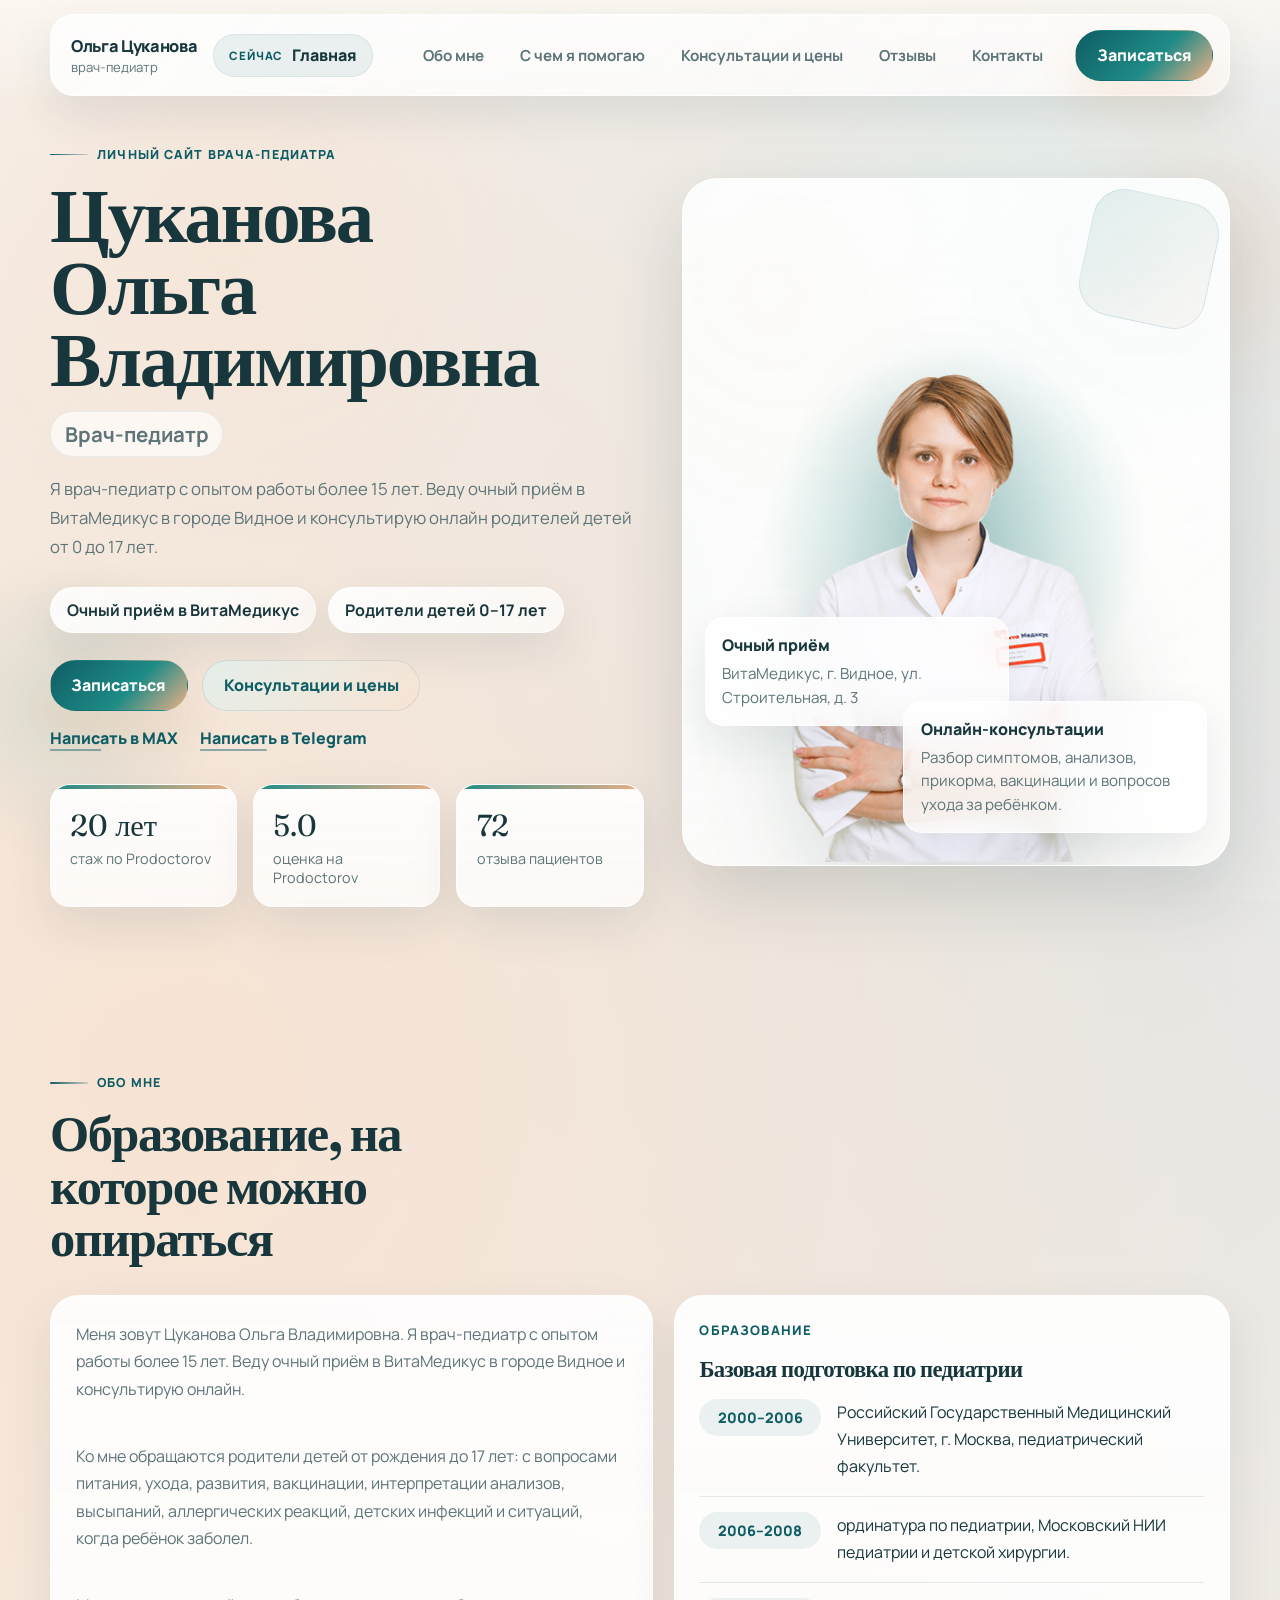
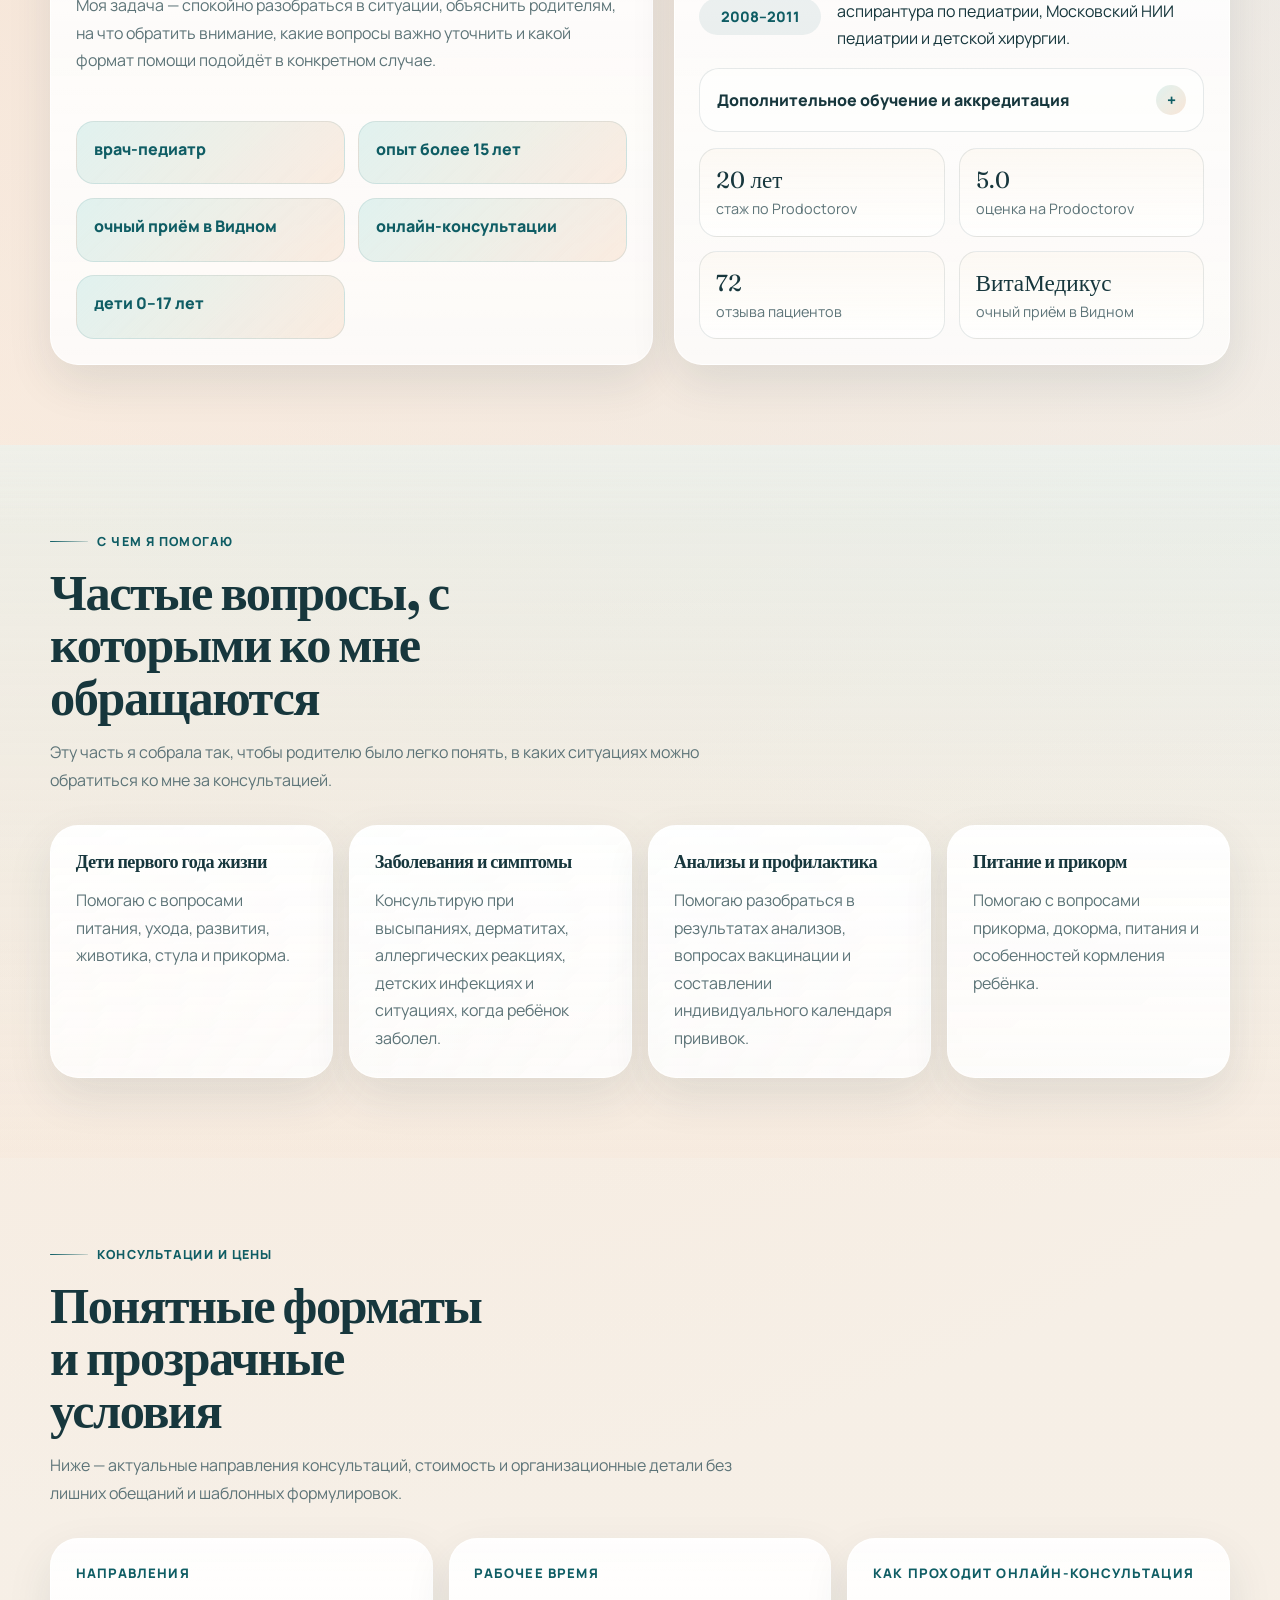
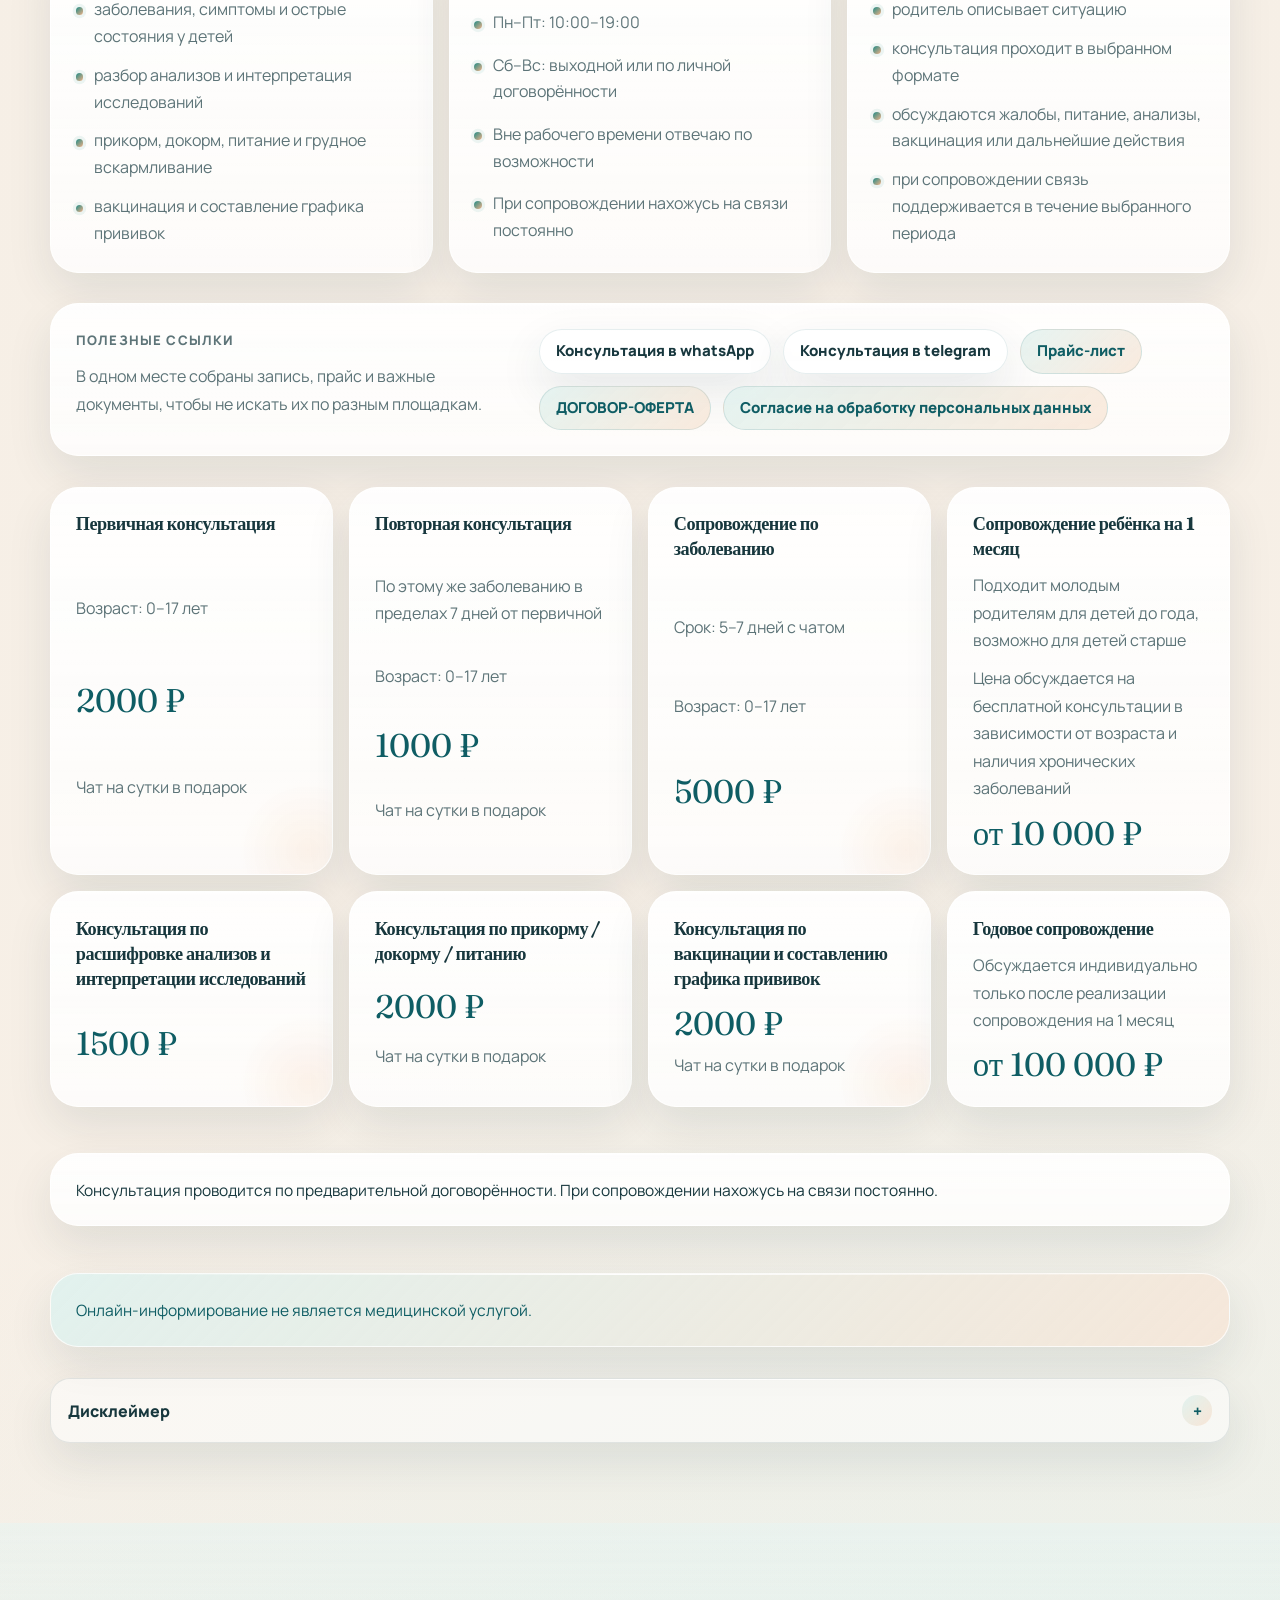
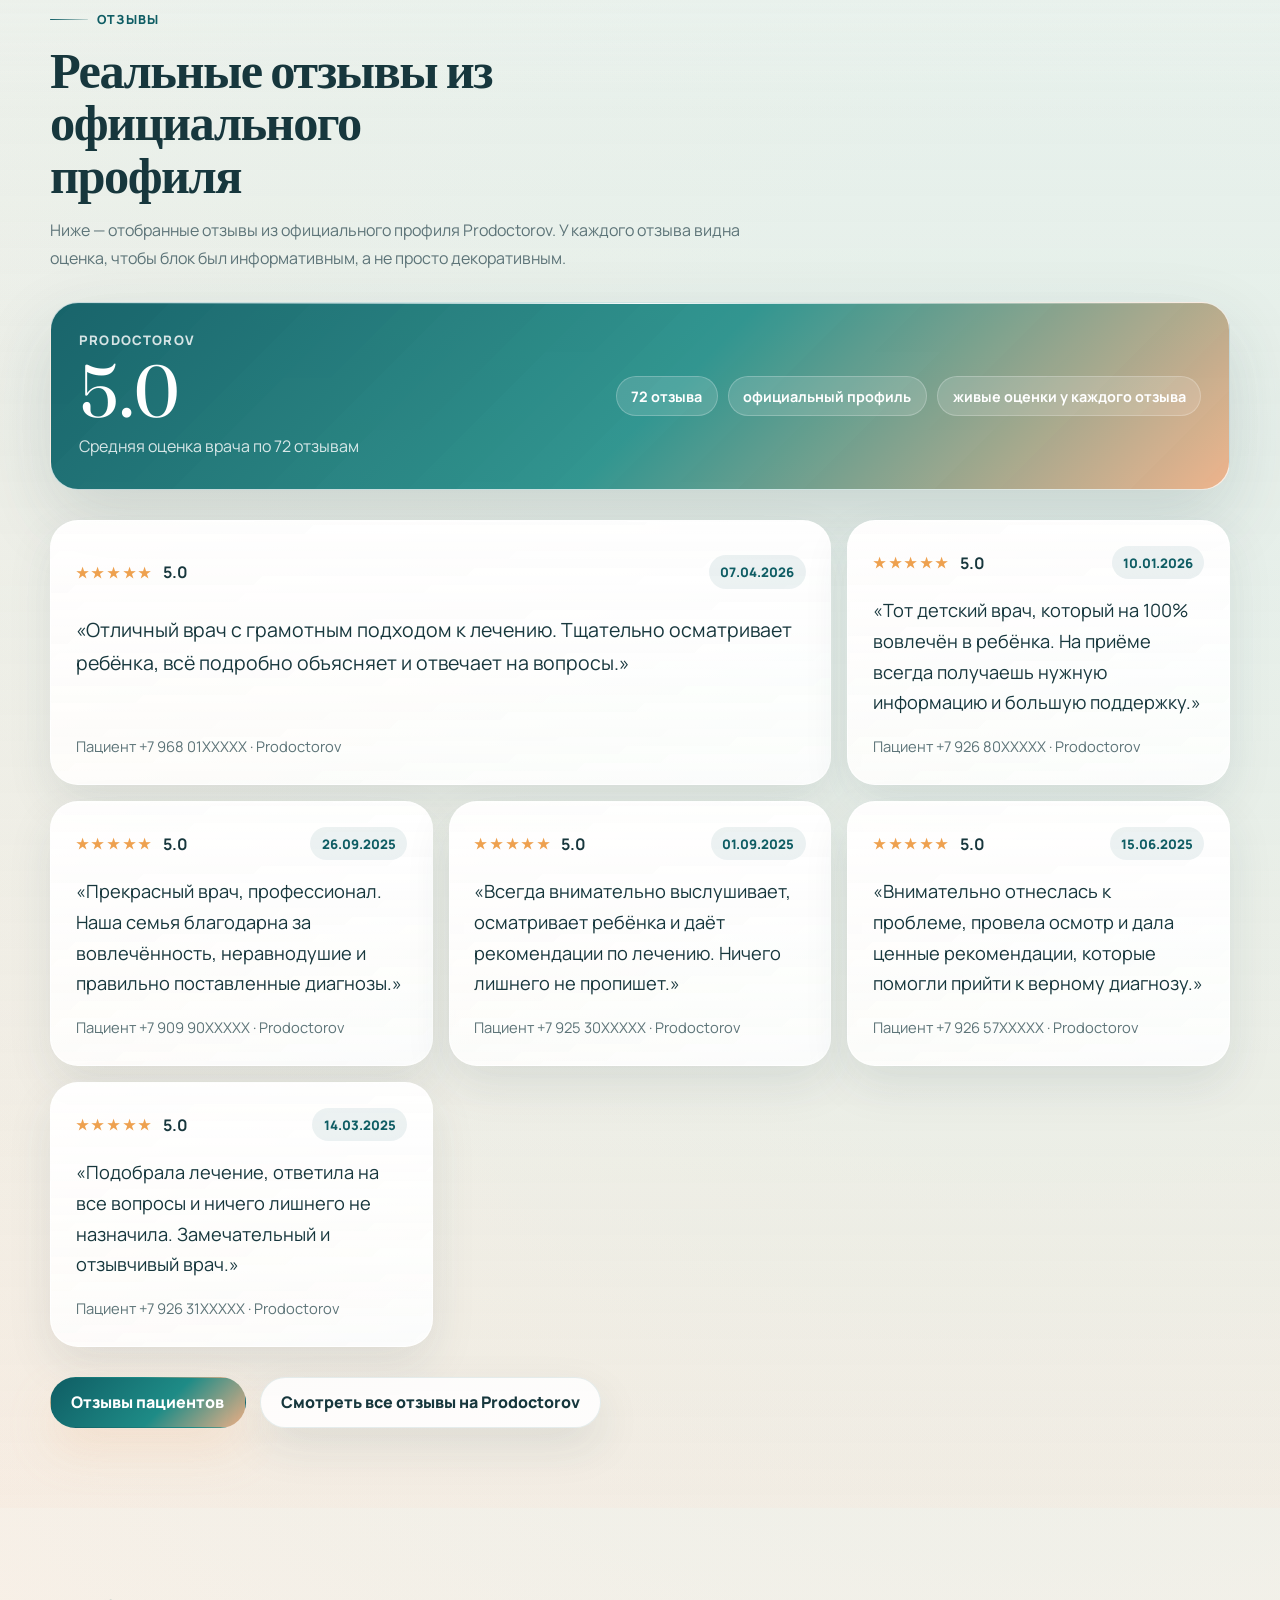
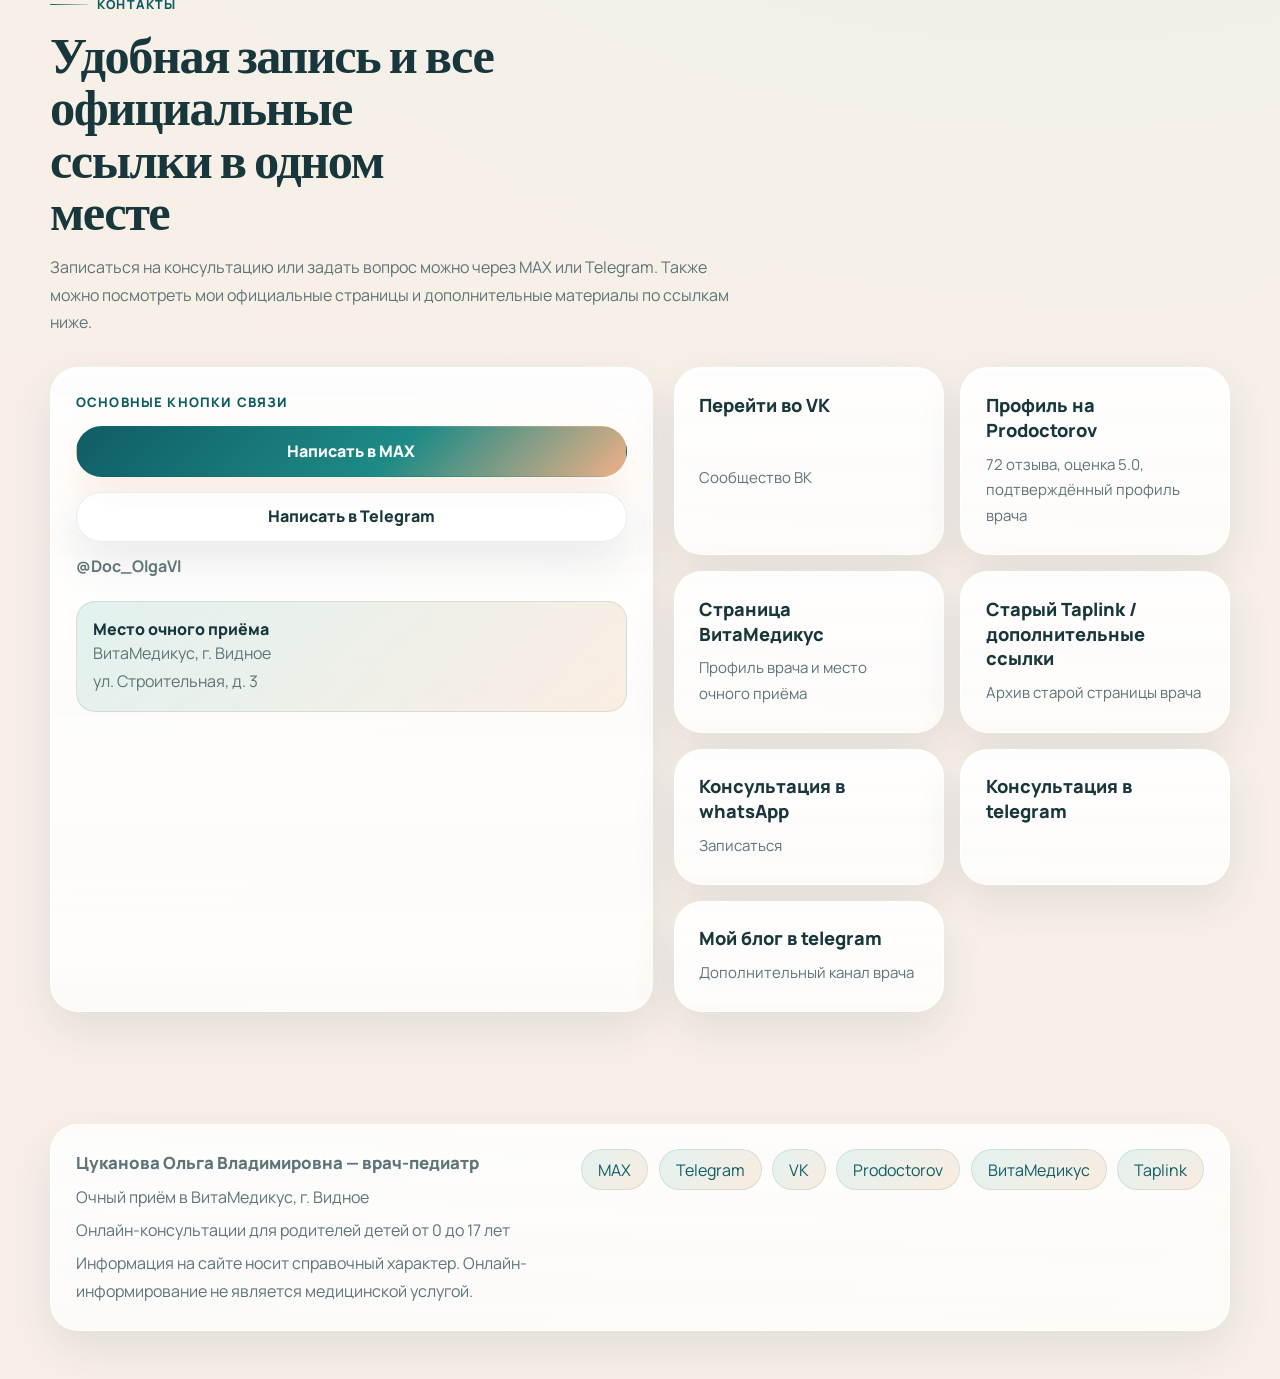
<file: index.html>
<!DOCTYPE html>
<html lang="ru">
  <head>
    <meta charset="UTF-8" />
    <meta
      name="viewport"
      content="width=device-width, initial-scale=1.0"
    />
    <title>Цуканова Ольга Владимировна — врач-педиатр в Видном</title>
    <meta
      name="description"
      content="Врач-педиатр с опытом более 15 лет. Очный приём в ВитаМедикус, г. Видное, онлайн-консультации для родителей детей от 0 до 17 лет."
    />
    <meta
      property="og:title"
      content="Цуканова Ольга Владимировна — врач-педиатр"
    />
    <meta
      property="og:description"
      content="Педиатр с опытом более 15 лет. Очный приём в Видном и онлайн-консультации для родителей."
    />
    <meta property="og:type" content="website" />
    <meta property="og:image" content="assets/doctor-vita.png" />
    <meta name="theme-color" content="#f7f1e8" />
    <link rel="icon" href="assets/doctor-prodoctorov.jpg" />
    <link rel="preconnect" href="https://fonts.googleapis.com" />
    <link rel="preconnect" href="https://fonts.gstatic.com" crossorigin />
    <link
      href="https://fonts.googleapis.com/css2?family=Fraunces:opsz,wght@9..144,600;9..144,700&family=Manrope:wght@400;500;600;700;800&display=swap"
      rel="stylesheet"
    />
    <link rel="stylesheet" href="styles.css?v=3" />
    <script src="script.js" defer></script>
  </head>
  <body>
    <div class="site-shell">
      <header class="site-header">
        <div class="container header-row">
          <a class="brand" href="#top" aria-label="На главную">
            <span class="brand-copy">
              <span class="brand-name">Ольга Цуканова</span>
              <span class="brand-role">врач-педиатр</span>
            </span>
          </a>

          <div class="header-current" aria-live="polite">
            <span class="header-current__label">Сейчас</span>
            <span class="header-current__value">Главная</span>
          </div>

          <nav class="site-nav" id="site-nav" aria-label="Основная навигация">
            <ul class="nav-list">
              <li><a href="#about">Обо мне</a></li>
              <li><a href="#help">С чем я помогаю</a></li>
              <li><a href="#consultations">Консультации и цены</a></li>
              <li><a href="#reviews">Отзывы</a></li>
              <li><a href="#contacts">Контакты</a></li>
            </ul>
          </nav>

          <div class="header-actions">
            <button
              class="menu-toggle"
              type="button"
              aria-expanded="false"
              aria-controls="site-nav"
              aria-label="Открыть меню"
            >
              <span></span>
              <span></span>
              <span></span>
            </button>

            <a class="button button-primary header-cta" href="#contacts"
              >Записаться</a
            >
          </div>
        </div>
      </header>

      <main id="top">
        <section class="hero section" id="hero" data-section-title="Главная">
          <div class="container hero-grid">
            <div class="hero-copy" data-reveal>
              <p class="eyebrow">Личный сайт врача-педиатра</p>
              <h1>Цуканова Ольга Владимировна</h1>
              <p class="hero-role">Врач-педиатр</p>
              <p class="hero-lead">
                Я врач-педиатр с опытом работы более 15 лет. Веду очный приём в
                ВитаМедикус в городе Видное и консультирую онлайн родителей
                детей от 0 до 17 лет.
              </p>

              <div class="hero-badges">
                <span>Очный приём в ВитаМедикус</span>
                <span>Родители детей 0–17 лет</span>
              </div>

              <div class="hero-actions">
                <a class="button button-primary" href="#contacts"
                  >Записаться</a
                >
                <a class="button button-ghost" href="#consultations"
                  >Консультации и цены</a
                >
              </div>

              <div class="hero-links">
                <a
                  href="https://web.max.ru/52532946"
                  target="_blank"
                  rel="noopener noreferrer"
                  >Написать в MAX</a
                >
                <a
                  href="https://t.me/Doc_OlgaVl"
                  target="_blank"
                  rel="noopener noreferrer"
                  >Написать в Telegram</a
                >
              </div>

              <div class="hero-highlights">
                <article class="highlight-card" data-reveal>
                  <span class="highlight-value">20 лет</span>
                  <span class="highlight-label">стаж по Prodoctorov</span>
                </article>
                <article class="highlight-card" data-reveal>
                  <span class="highlight-value">5.0</span>
                  <span class="highlight-label">оценка на Prodoctorov</span>
                </article>
                <article class="highlight-card" data-reveal>
                  <span class="highlight-value">72</span>
                  <span class="highlight-label">отзыва пациентов</span>
                </article>
              </div>
            </div>

            <div class="hero-visual" data-reveal>
              <div class="portrait-card">
                <div class="portrait-backdrop"></div>
                <img
                  src="assets/doctor-vita.png"
                  alt="Цуканова Ольга Владимировна"
                  class="portrait-image"
                />
                <div class="portrait-note">
                  <p class="portrait-note__title">Очный приём</p>
                  <p class="portrait-note__text">
                    ВитаМедикус, г. Видное, ул. Строительная, д. 3
                  </p>
                </div>
                <div class="portrait-note portrait-note--secondary">
                  <p class="portrait-note__title">Онлайн-консультации</p>
                  <p class="portrait-note__text">
                    Разбор симптомов, анализов, прикорма, вакцинации и вопросов
                    ухода за ребёнком.
                  </p>
                </div>
              </div>
            </div>
          </div>
        </section>

        <section class="section" id="about" data-section-title="Обо мне">
          <div class="container section-layout">
            <div class="section-intro" data-reveal>
              <p class="eyebrow">Обо мне</p>
              <h2>Образование, на которое можно опираться</h2>
            </div>

            <div class="about-grid">
              <div class="about-copy card" data-reveal>
                <p>
                  Меня зовут Цуканова Ольга Владимировна. Я врач-педиатр с
                  опытом работы более 15 лет. Веду очный приём в ВитаМедикус в
                  городе Видное и консультирую онлайн.
                </p>
                <p>
                  Ко мне обращаются родители детей от рождения до 17 лет: с
                  вопросами питания, ухода, развития, вакцинации,
                  интерпретации анализов, высыпаний, аллергических реакций,
                  детских инфекций и ситуаций, когда ребёнок заболел.
                </p>
                <p>
                  Моя задача — спокойно разобраться в ситуации, объяснить
                  родителям, на что обратить внимание, какие вопросы важно
                  уточнить и какой формат помощи подойдёт в конкретном случае.
                </p>

                <div class="trust-grid">
                  <div class="trust-item">врач-педиатр</div>
                  <div class="trust-item">опыт более 15 лет</div>
                  <div class="trust-item">очный приём в Видном</div>
                  <div class="trust-item">онлайн-консультации</div>
                  <div class="trust-item">дети 0–17 лет</div>
                </div>
              </div>

              <aside class="about-education card" data-reveal>
                <p class="card-kicker">Образование</p>
                <h3>Базовая подготовка по педиатрии</h3>
                <ul class="education-core">
                  <li>
                    <span class="education-year">2000–2006</span>
                    <span class="education-copy"
                      >Российский Государственный Медицинский Университет, г.
                      Москва, педиатрический факультет.</span
                    >
                  </li>
                  <li>
                    <span class="education-year">2006–2008</span>
                    <span class="education-copy"
                      >ординатура по педиатрии, Московский НИИ педиатрии и
                      детской хирургии.</span
                    >
                  </li>
                  <li>
                    <span class="education-year">2008–2011</span>
                    <span class="education-copy"
                      >аспирантура по педиатрии, Московский НИИ педиатрии и
                      детской хирургии.</span
                    >
                  </li>
                </ul>

                <details class="accordion">
                  <summary>Дополнительное обучение и аккредитация</summary>
                  <div class="accordion-body">
                    <ul class="education-list">
                      <li>
                        <strong>2012</strong> — повышение квалификации
                        «Методы диагностики и терапии аллергических
                        заболеваний», Российская медицинская академия
                        последипломного образования, г. Москва.
                      </li>
                      <li>
                        <strong>2013</strong> — повышение квалификации
                        «Педиатрия», Российская академия последипломного
                        образования, г. Москва.
                      </li>
                      <li>
                        <strong>2014</strong> — курс «Консультирование по
                        грудному вскармливанию» в соответствии со стандартами
                        ВОЗ/ЮНИСЕФ, Международной молочной лиги (LLL),
                        г. Москва.
                      </li>
                      <li>
                        <strong>2018</strong> — дополнительная профессиональная
                        программа «Особенности эндокринологических заболеваний у
                        детей», ЧУ ДПО «Центр дополнительного медицинского
                        образования».
                      </li>
                      <li>
                        <strong>2020</strong> — дополнительная профессиональная
                        программа «Дифференциальная диагностика и лечение
                        экзантем», ЧУ ДПО «Академия непрерывного медицинского
                        образования».
                      </li>
                      <li>
                        <strong>2021</strong> — дополнительная профессиональная
                        программа «Неврология детей раннего возраста педиатру»,
                        ЧУ ДПО «Академия непрерывного медицинского образования».
                      </li>
                      <li>
                        <strong>2022</strong> — дополнительная профессиональная
                        программа «Паллиативная медицинская помощь детям»,
                        ЧУ ДПО «Академия непрерывного медицинского образования».
                      </li>
                      <li>
                        <strong>2024</strong> — дополнительная профессиональная
                        программа «Современные аспекты аллергологии и
                        иммунологии», школа аллергологии О. Жоголевой.
                      </li>
                      <li>
                        <strong>Аккредитация</strong> — специалист «Педиатрия»,
                        срок действия с 30.05.2023 по 30.05.2028.
                      </li>
                    </ul>
                  </div>
                </details>

                <div class="about-metrics">
                  <article class="about-metric">
                    <span class="about-metric__value">20 лет</span>
                    <span class="about-metric__label">стаж по Prodoctorov</span>
                  </article>
                  <article class="about-metric">
                    <span class="about-metric__value">5.0</span>
                    <span class="about-metric__label"
                      >оценка на Prodoctorov</span
                    >
                  </article>
                  <article class="about-metric">
                    <span class="about-metric__value">72</span>
                    <span class="about-metric__label">отзыва пациентов</span>
                  </article>
                  <article class="about-metric">
                    <span class="about-metric__value">ВитаМедикус</span>
                    <span class="about-metric__label">очный приём в Видном</span>
                  </article>
                </div>
              </aside>
            </div>
          </div>
        </section>

        <section
          class="section section-tint"
          id="help"
          data-section-title="С чем я помогаю"
        >
          <div class="container section-layout">
            <div class="section-intro" data-reveal>
              <p class="eyebrow">С чем я помогаю</p>
              <h2>Частые вопросы, с которыми ко мне обращаются</h2>
              <p class="section-text">
                Эту часть я собрала так, чтобы родителю было легко понять, в
                каких ситуациях можно обратиться ко мне за консультацией.
              </p>
            </div>

            <div class="help-grid">
              <article class="help-card card" data-reveal>
                <h3>Дети первого года жизни</h3>
                <p>
                  Помогаю с вопросами питания, ухода, развития, животика, стула
                  и прикорма.
                </p>
              </article>
              <article class="help-card card" data-reveal>
                <h3>Заболевания и симптомы</h3>
                <p>
                  Консультирую при высыпаниях, дерматитах, аллергических
                  реакциях, детских инфекциях и ситуациях, когда ребёнок
                  заболел.
                </p>
              </article>
              <article class="help-card card" data-reveal>
                <h3>Анализы и профилактика</h3>
                <p>
                  Помогаю разобраться в результатах анализов, вопросах
                  вакцинации и составлении индивидуального календаря прививок.
                </p>
              </article>
              <article class="help-card card" data-reveal>
                <h3>Питание и прикорм</h3>
                <p>
                  Помогаю с вопросами прикорма, докорма, питания и особенностей
                  кормления ребёнка.
                </p>
              </article>
            </div>
          </div>
        </section>

        <section
          class="section"
          id="consultations"
          data-section-title="Консультации и цены"
        >
          <div class="container section-layout">
            <div class="section-intro" data-reveal>
              <p class="eyebrow">Консультации и цены</p>
              <h2>Понятные форматы и прозрачные условия</h2>
              <p class="section-text">
                Ниже — актуальные направления консультаций, стоимость и
                организационные детали без лишних обещаний и шаблонных формулировок.
              </p>
            </div>

            <div class="consultation-grid">
              <article class="card consultation-card" data-reveal>
                <p class="card-kicker">Направления</p>
                <ul class="plain-list">
                  <li>заболевания, симптомы и острые состояния у детей</li>
                  <li>разбор анализов и интерпретация исследований</li>
                  <li>прикорм, докорм, питание и грудное вскармливание</li>
                  <li>вакцинация и составление графика прививок</li>
                </ul>
              </article>

              <article class="card consultation-card" data-reveal>
                <p class="card-kicker">Рабочее время</p>
                <ul class="plain-list">
                  <li>Пн–Пт: 10:00–19:00</li>
                  <li>Сб–Вс: выходной или по личной договорённости</li>
                  <li>Вне рабочего времени отвечаю по возможности</li>
                  <li>При сопровождении нахожусь на связи постоянно</li>
                </ul>
              </article>

              <article class="card consultation-card" data-reveal>
                <p class="card-kicker">Как проходит онлайн-консультация</p>
                <ul class="plain-list">
                  <li>родитель описывает ситуацию</li>
                  <li>консультация проходит в выбранном формате</li>
                  <li>
                    обсуждаются жалобы, питание, анализы, вакцинация или
                    дальнейшие действия
                  </li>
                  <li>
                    при сопровождении связь поддерживается в течение выбранного
                    периода
                  </li>
                </ul>
              </article>
            </div>

            <div class="utility-strip card" data-reveal>
              <div class="utility-strip__copy">
                <p class="card-kicker">Полезные ссылки</p>
                <p>
                  В одном месте собраны запись, прайс и важные документы, чтобы
                  не искать их по разным площадкам.
                </p>
              </div>
              <div class="utility-strip__links">
                <a
                  class="button button-secondary button-compact"
                  href="https://wa.me/79261908698"
                  target="_blank"
                  rel="noopener noreferrer"
                  >Консультация в whatsApp</a
                >
                <a
                  class="button button-secondary button-compact"
                  href="https://t.me/Doc_OlgaVl"
                  target="_blank"
                  rel="noopener noreferrer"
                  >Консультация в telegram</a
                >
                <!-- Taplink button "Прайс-лист" was an inline expander via javascript:void(0);
                     it is preserved here as an internal shortcut to the pricing block. -->
                <a class="button button-ghost button-compact" href="#pricing-grid"
                  >Прайс-лист</a
                >
                <a
                  class="button button-ghost button-compact"
                  href="https://docs.yandex.ru/docs/view?url=ya-disk-public%3A%2F%2FAVWRhwqWj4w8C1nBXp4caRBxbY%2FKgfnSPJBUYGXeqOtRnKxDvzXFjw2y9w3F%2FVFJq%2FJ6bpmRyOJonT3VoXnDag%3D%3D&name=%D0%A8%D0%B0%D0%B1%D0%BB%D0%BE%D0%BD%20%D0%BE%D1%84%D0%B5%D1%80%D1%82%D1%8B%20%D0%B7%D0%B0%D0%BF%D0%BE%D0%BB%D0%BD%D0%B5%D0%BD.docx&nosw=1"
                  target="_blank"
                  rel="noopener noreferrer"
                  >ДОГОВОР-ОФЕРТА</a
                >
                <a
                  class="button button-ghost button-compact"
                  href="https://docs.yandex.ru/docs/view?url=ya-disk-public%3A%2F%2FFN9wrbz7bQNV%2FUnrny6tvWb0QnK0UtODlth%2B4VqE9i7kLpgHpUU9iDROml%2BO0u2Gq%2FJ6bpmRyOJonT3VoXnDag%3D%3D&name=%D0%A8%D0%B0%D0%B1%D0%BB%D0%BE%D0%BD%20%D0%BF%D0%BE%D0%BB%D0%B8%D1%82%D0%B8%D0%BA%D0%B8%20%D0%B7%D0%B0%D0%BF%D0%BE%D0%BB%D0%BD%D0%B5%D0%BD.docx&nosw=1"
                  target="_blank"
                  rel="noopener noreferrer"
                  >Согласие на обработку персональных данных</a
                >
              </div>
            </div>

            <div class="price-grid" id="pricing-grid">
              <article class="price-card card" data-reveal>
                <h3>Первичная консультация</h3>
                <p class="price-meta">Возраст: 0–17 лет</p>
                <p class="price-value">2000 ₽</p>
                <p class="price-note">Чат на сутки в подарок</p>
              </article>

              <article class="price-card card" data-reveal>
                <h3>Повторная консультация</h3>
                <p class="price-meta">
                  По этому же заболеванию в пределах 7 дней от первичной
                </p>
                <p class="price-meta">Возраст: 0–17 лет</p>
                <p class="price-value">1000 ₽</p>
                <p class="price-note">Чат на сутки в подарок</p>
              </article>

              <article class="price-card card" data-reveal>
                <h3>Сопровождение по заболеванию</h3>
                <p class="price-meta">Срок: 5–7 дней с чатом</p>
                <p class="price-meta">Возраст: 0–17 лет</p>
                <p class="price-value">5000 ₽</p>
              </article>

              <article class="price-card card" data-reveal>
                <h3>Сопровождение ребёнка на 1 месяц</h3>
                <p class="price-meta">
                  Подходит молодым родителям для детей до года, возможно для
                  детей старше
                </p>
                <p class="price-meta">
                  Цена обсуждается на бесплатной консультации в зависимости от
                  возраста и наличия хронических заболеваний
                </p>
                <p class="price-value">от 10 000 ₽</p>
              </article>

              <article class="price-card card" data-reveal>
                <h3>
                  Консультация по расшифровке анализов и интерпретации
                  исследований
                </h3>
                <p class="price-value">1500 ₽</p>
              </article>

              <article class="price-card card" data-reveal>
                <h3>Консультация по прикорму / докорму / питанию</h3>
                <p class="price-value">2000 ₽</p>
                <p class="price-note">Чат на сутки в подарок</p>
              </article>

              <article class="price-card card" data-reveal>
                <h3>
                  Консультация по вакцинации и составлению графика прививок
                </h3>
                <p class="price-value">2000 ₽</p>
                <p class="price-note">Чат на сутки в подарок</p>
              </article>

              <article class="price-card card" data-reveal>
                <h3>Годовое сопровождение</h3>
                <p class="price-meta">
                  Обсуждается индивидуально только после реализации
                  сопровождения на 1 месяц
                </p>
                <p class="price-value">от 100 000 ₽</p>
              </article>
            </div>

            <div class="consultation-footnotes">
              <p class="footnote card" data-reveal>
                Консультация проводится по предварительной договорённости. При
                сопровождении нахожусь на связи постоянно.
              </p>

              <p class="footnote footnote-accent card" data-reveal>
                Онлайн-информирование не является медицинской услугой.
              </p>

              <!-- Taplink button "Дисклеймер" was an inline expander via javascript:void(0);
                   it is preserved here as a disclosure with the original explanatory text. -->
              <details class="accordion card" data-reveal>
                <summary>Дисклеймер</summary>
                <div class="accordion-body">
                  Консультация не является аналогом медицинского приёма,
                  медицинского вмешательства и/или медицинской услугой, не
                  может являться основанием для постановки диагноза, назначения
                  медикаментов или плана лечения и представляет собой только
                  возможность коммуникации с лицом, имеющим опыт работы в
                  медицине.
                </div>
              </details>
            </div>
          </div>
        </section>

        <section
          class="section section-tint"
          id="reviews"
          data-section-title="Отзывы"
        >
          <div class="container section-layout">
            <div class="section-intro" data-reveal>
              <p class="eyebrow">Отзывы</p>
              <h2>Реальные отзывы из официального профиля</h2>
              <p class="section-text">
                Ниже — отобранные отзывы из официального профиля Prodoctorov.
                У каждого отзыва видна оценка, чтобы блок был информативным, а
                не просто декоративным.
              </p>
            </div>

            <article class="reviews-overview card" data-reveal>
              <div class="reviews-overview__main">
                <p class="card-kicker">Prodoctorov</p>
                <div class="review-summary__value">5.0</div>
                <p class="review-summary__label">
                  Средняя оценка врача по 72 отзывам
                </p>
              </div>
              <div class="review-summary-pills">
                <span>72 отзыва</span>
                <span>официальный профиль</span>
                <span>живые оценки у каждого отзыва</span>
              </div>
            </article>

            <div class="review-cards review-cards--featured">
              <article class="review-card review-card--feature card" data-reveal>
                <div class="review-card__head">
                  <div class="review-rating">
                    <span class="review-stars" aria-hidden="true">★★★★★</span>
                    <strong>5.0</strong>
                  </div>
                  <span class="review-date">07.04.2026</span>
                </div>
                <p class="review-quote">
                  «Отличный врач с грамотным подходом к лечению. Тщательно
                  осматривает ребёнка, всё подробно объясняет и отвечает на
                  вопросы.»
                </p>
                <p class="review-meta">Пациент +7 968 01XXXXX · Prodoctorov</p>
              </article>

              <article class="review-card card" data-reveal>
                <div class="review-card__head">
                  <div class="review-rating">
                    <span class="review-stars" aria-hidden="true">★★★★★</span>
                    <strong>5.0</strong>
                  </div>
                  <span class="review-date">10.01.2026</span>
                </div>
                  <p class="review-quote">
                    «Тот детский врач, который на 100% вовлечён в ребёнка. На
                    приёме всегда получаешь нужную информацию и большую
                    поддержку.»
                  </p>
                  <p class="review-meta">
                    Пациент +7 926 80XXXXX · Prodoctorov
                  </p>
                </article>

                <article class="review-card card" data-reveal>
                  <div class="review-card__head">
                    <div class="review-rating">
                      <span class="review-stars" aria-hidden="true">★★★★★</span>
                      <strong>5.0</strong>
                    </div>
                    <span class="review-date">26.09.2025</span>
                  </div>
                  <p class="review-quote">
                    «Прекрасный врач, профессионал. Наша семья благодарна за
                    вовлечённость, неравнодушие и правильно поставленные
                    диагнозы.»
                  </p>
                  <p class="review-meta">
                    Пациент +7 909 90XXXXX · Prodoctorov
                  </p>
                </article>

                <article class="review-card card" data-reveal>
                  <div class="review-card__head">
                    <div class="review-rating">
                      <span class="review-stars" aria-hidden="true">★★★★★</span>
                      <strong>5.0</strong>
                    </div>
                    <span class="review-date">01.09.2025</span>
                  </div>
                  <p class="review-quote">
                    «Всегда внимательно выслушивает, осматривает ребёнка и даёт
                    рекомендации по лечению. Ничего лишнего не пропишет.»
                  </p>
                  <p class="review-meta">
                    Пациент +7 925 30XXXXX · Prodoctorov
                  </p>
                </article>

                <article class="review-card card" data-reveal>
                  <div class="review-card__head">
                    <div class="review-rating">
                      <span class="review-stars" aria-hidden="true">★★★★★</span>
                      <strong>5.0</strong>
                    </div>
                    <span class="review-date">15.06.2025</span>
                  </div>
                  <p class="review-quote">
                    «Внимательно отнеслась к проблеме, провела осмотр и дала
                    ценные рекомендации, которые помогли прийти к верному
                    диагнозу.»
                  </p>
                  <p class="review-meta">
                    Пациент +7 926 57XXXXX · Prodoctorov
                  </p>
                </article>

                <article class="review-card card" data-reveal>
                  <div class="review-card__head">
                    <div class="review-rating">
                      <span class="review-stars" aria-hidden="true">★★★★★</span>
                      <strong>5.0</strong>
                    </div>
                    <span class="review-date">14.03.2025</span>
                  </div>
                  <p class="review-quote">
                    «Подобрала лечение, ответила на все вопросы и ничего лишнего
                    не назначила. Замечательный и отзывчивый врач.»
                  </p>
                  <p class="review-meta">
                    Пациент +7 926 31XXXXX · Prodoctorov
                  </p>
                </article>
              </div>

            <div class="review-actions" data-reveal>
              <a
                class="button button-primary"
                href="https://prodoctorov.ru/vidnoe/vrach/324163-cukanova/#otzivi"
                target="_blank"
                rel="noopener noreferrer"
                >Отзывы пациентов</a
              >
              <a
                class="button button-secondary"
                href="https://prodoctorov.ru/vidnoe/vrach/324163-cukanova/"
                target="_blank"
                rel="noopener noreferrer"
                >Смотреть все отзывы на Prodoctorov</a
              >
            </div>
          </div>
        </section>

        <section class="section" id="contacts" data-section-title="Контакты">
          <div class="container section-layout">
            <div class="section-intro" data-reveal>
              <p class="eyebrow">Контакты</p>
              <h2>Удобная запись и все официальные ссылки в одном месте</h2>
              <p class="section-text">
                Записаться на консультацию или задать вопрос можно через MAX
                или Telegram. Также можно посмотреть мои официальные страницы и
                дополнительные материалы по ссылкам ниже.
              </p>
            </div>

            <div class="contacts-grid">
              <article class="card contact-primary" data-reveal>
                <p class="card-kicker">Основные кнопки связи</p>
                <a
                  class="button button-primary button-block"
                  href="https://web.max.ru/52532946"
                  target="_blank"
                  rel="noopener noreferrer"
                  >Написать в MAX</a
                >
                <a
                  class="button button-secondary button-block"
                  href="https://t.me/Doc_OlgaVl"
                  target="_blank"
                  rel="noopener noreferrer"
                  >Написать в Telegram</a
                >
                <p class="contact-handle">@Doc_OlgaVl</p>

                <div class="contact-place">
                  <p class="contact-place__title">Место очного приёма</p>
                  <p class="contact-place__text">
                    ВитаМедикус, г. Видное
                  </p>
                  <p class="contact-place__text">
                    ул. Строительная, д. 3
                  </p>
                </div>
              </article>

              <div class="contact-links" data-reveal>
                <a
                  class="contact-link card"
                  href="https://vk.com/doc.tsukanova"
                  target="_blank"
                  rel="noopener noreferrer"
                >
                  <span class="contact-link__title">Перейти во VK</span>
                  <span class="contact-link__meta"
                    >Сообщество ВК</span
                  >
                </a>
                <a
                  class="contact-link card"
                  href="https://prodoctorov.ru/vidnoe/vrach/324163-cukanova/"
                  target="_blank"
                  rel="noopener noreferrer"
                >
                  <span class="contact-link__title">Профиль на Prodoctorov</span>
                  <span class="contact-link__meta"
                    >72 отзыва, оценка 5.0, подтверждённый профиль врача</span
                  >
                </a>
                <a
                  class="contact-link card"
                  href="https://vitaemedicus.ru/experts/page/tsukanova-olga-vladimirovna"
                  target="_blank"
                  rel="noopener noreferrer"
                >
                  <span class="contact-link__title"
                    >Страница ВитаМедикус</span
                  >
                  <span class="contact-link__meta"
                    >Профиль врача и место очного приёма</span
                  >
                </a>
                <a
                  class="contact-link card"
                  href="https://taplink.cc/doc.tsukanova"
                  target="_blank"
                  rel="noopener noreferrer"
                >
                  <span class="contact-link__title"
                    >Старый Taplink / дополнительные ссылки</span
                  >
                  <span class="contact-link__meta"
                    >Архив старой страницы врача</span
                  >
                </a>
                <a
                  class="contact-link card"
                  href="https://wa.me/79261908698"
                  target="_blank"
                  rel="noopener noreferrer"
                >
                  <span class="contact-link__title"
                    >Консультация в whatsApp</span
                  >
                  <span class="contact-link__meta"
                    >Записаться</span
                  >
                </a>
                <a
                  class="contact-link card"
                  href="https://t.me/Doc_OlgaVl"
                  target="_blank"
                  rel="noopener noreferrer"
                >
                  <span class="contact-link__title"
                    >Консультация в telegram</span
                  >
                  <span class="contact-link__meta"
                    ></span
                  >
                </a>
                <a
                  class="contact-link card"
                  href="https://t.me/doc_tsukanova"
                  target="_blank"
                  rel="noopener noreferrer"
                >
                  <span class="contact-link__title"
                    >Мой блог в telegram</span
                  >
                  <span class="contact-link__meta"
                    >Дополнительный канал врача</span
                  >
                </a>
              </div>
            </div>
          </div>
        </section>
      </main>

      <footer class="site-footer">
        <div class="container footer-grid">
          <div class="footer-copy">
            <p class="footer-title">
              Цуканова Ольга Владимировна — врач-педиатр
            </p>
            <p>Очный приём в ВитаМедикус, г. Видное</p>
            <p>
              Онлайн-консультации для родителей детей от 0 до 17 лет
            </p>
            <p class="footer-disclaimer">
              Информация на сайте носит справочный характер.
              Онлайн-информирование не является медицинской услугой.
            </p>
          </div>

          <div class="footer-links">
            <a
              href="https://web.max.ru/52532946"
              target="_blank"
              rel="noopener noreferrer"
              >MAX</a
            >
            <a
              href="https://t.me/Doc_OlgaVl"
              target="_blank"
              rel="noopener noreferrer"
              >Telegram</a
            >
            <a
              href="https://vk.com/doc.tsukanova"
              target="_blank"
              rel="noopener noreferrer"
              >VK</a
            >
            <a
              href="https://prodoctorov.ru/vidnoe/vrach/324163-cukanova/"
              target="_blank"
              rel="noopener noreferrer"
              >Prodoctorov</a
            >
            <a
              href="https://vitaemedicus.ru/experts/page/tsukanova-olga-vladimirovna"
              target="_blank"
              rel="noopener noreferrer"
              >ВитаМедикус</a
            >
            <a
              href="https://taplink.cc/doc.tsukanova"
              target="_blank"
              rel="noopener noreferrer"
              >Taplink</a
            >
          </div>
        </div>
      </footer>
    </div>
  </body>
</html>
</file>
<file: styles.css>
:root {
  --bg: #f6efe6;
  --bg-soft: #fcf8f2;
  --surface: #ffffff;
  --surface-strong: rgba(255, 255, 255, 0.9);
  --surface-soft: rgba(255, 255, 255, 0.72);
  --line: rgba(18, 55, 60, 0.1);
  --line-strong: rgba(18, 55, 60, 0.16);
  --text: #17373d;
  --muted: #5d7478;
  --accent: #1e8b86;
  --accent-strong: #0f5d64;
  --accent-soft: #dff1ee;
  --accent-warm: #efb086;
  --accent-warm-soft: #f8e2d1;
  --accent-sky: #cfe5f1;
  --shadow-soft: 0 18px 45px rgba(34, 62, 67, 0.1);
  --shadow-card: 0 28px 72px rgba(34, 62, 67, 0.16);
  --shadow-glow: 0 22px 46px rgba(239, 176, 134, 0.22);
  --radius-xl: 34px;
  --radius-lg: 28px;
  --radius-md: 20px;
  --radius-sm: 14px;
  --container: min(1180px, calc(100vw - 2rem));
  --header-height: 108px;
}

*,
*::before,
*::after {
  box-sizing: border-box;
}

html {
  scroll-behavior: smooth;
  scroll-padding-top: calc(var(--header-height) + 1rem);
}

body {
  margin: 0;
  min-width: 320px;
  font-family: "Manrope", sans-serif;
  color: var(--text);
  background:
    radial-gradient(circle at 14% 14%, rgba(248, 226, 209, 0.92), transparent 30%),
    radial-gradient(circle at 86% 10%, rgba(207, 229, 241, 0.84), transparent 24%),
    radial-gradient(circle at 82% 70%, rgba(223, 241, 238, 0.76), transparent 26%),
    linear-gradient(180deg, #fffdf9 0%, var(--bg) 36%, #f8f0e7 100%);
}

body::before {
  content: "";
  position: fixed;
  inset: 0;
  pointer-events: none;
  background:
    linear-gradient(
      120deg,
      rgba(255, 255, 255, 0.18) 0%,
      rgba(255, 255, 255, 0) 18%,
      rgba(255, 255, 255, 0) 82%,
      rgba(255, 255, 255, 0.18) 100%
    ),
    repeating-linear-gradient(
      90deg,
      rgba(255, 255, 255, 0.08) 0,
      rgba(255, 255, 255, 0.08) 1px,
      transparent 1px,
      transparent 120px
    );
  opacity: 0.55;
  z-index: -2;
}

body.menu-open {
  overflow: hidden;
}

img {
  display: block;
  max-width: 100%;
}

a {
  color: inherit;
}

button,
summary {
  font: inherit;
}

.site-shell {
  position: relative;
  overflow: clip;
}

.site-shell::before,
.site-shell::after {
  content: "";
  position: fixed;
  width: 20rem;
  height: 20rem;
  border-radius: 999px;
  pointer-events: none;
  z-index: -1;
  opacity: 0.48;
  filter: blur(20px);
}

.site-shell::before {
  top: 6rem;
  right: -5rem;
  background:
    radial-gradient(circle, rgba(239, 176, 134, 0.42) 0%, rgba(239, 176, 134, 0) 68%);
  animation: drift 16s ease-in-out infinite;
}

.site-shell::after {
  bottom: 2rem;
  left: -6rem;
  background:
    radial-gradient(circle, rgba(30, 139, 134, 0.26) 0%, rgba(30, 139, 134, 0) 66%);
  animation: drift-alt 18s ease-in-out infinite;
}

.container {
  width: var(--container);
  margin: 0 auto;
}

.section {
  position: relative;
  padding: 5rem 0;
  scroll-margin-top: calc(var(--header-height) + 1rem);
}

.section-tint {
  background:
    linear-gradient(180deg, rgba(255, 255, 255, 0.14) 0%, rgba(255, 255, 255, 0) 12%),
    linear-gradient(180deg, rgba(223, 241, 238, 0.46) 0%, rgba(248, 226, 209, 0.22) 100%);
}

.site-header {
  position: sticky;
  top: 0;
  z-index: 40;
  padding-top: 0.9rem;
  background: linear-gradient(180deg, rgba(252, 248, 242, 0.84), rgba(252, 248, 242, 0));
  backdrop-filter: blur(10px);
}

.header-row {
  position: relative;
  display: flex;
  align-items: center;
  gap: 1rem;
  min-height: 82px;
  padding: 0.7rem 1rem 0.7rem 1.25rem;
  border-radius: 24px;
  background:
    linear-gradient(135deg, rgba(255, 255, 255, 0.82), rgba(255, 255, 255, 0.7)),
    linear-gradient(135deg, rgba(223, 241, 238, 0.26), rgba(248, 226, 209, 0.18));
  border: 1px solid rgba(255, 255, 255, 0.7);
  box-shadow: var(--shadow-soft);
  overflow: visible;
}

.header-row::before {
  content: "";
  position: absolute;
  inset: 0 0 auto 0;
  height: 1px;
  background: linear-gradient(
    90deg,
    transparent,
    rgba(255, 255, 255, 0.96),
    transparent
  );
}

.brand {
  display: inline-flex;
  align-items: center;
  text-decoration: none;
  flex-shrink: 0;
}

.brand-copy {
  display: grid;
  gap: 0.1rem;
}

.brand-name {
  font-weight: 800;
  font-size: 1.02rem;
  letter-spacing: -0.02em;
}

.brand-role {
  color: var(--muted);
  font-size: 0.82rem;
}

.header-current {
  display: inline-flex;
  align-items: center;
  gap: 0.55rem;
  min-width: 0;
  padding: 0.58rem 0.9rem;
  border-radius: 999px;
  background: rgba(15, 93, 100, 0.08);
  border: 1px solid rgba(15, 93, 100, 0.08);
}

.header-current__label {
  color: var(--accent-strong);
  font-size: 0.72rem;
  font-weight: 800;
  letter-spacing: 0.08em;
  text-transform: uppercase;
}

.header-current__value {
  min-width: 0;
  color: var(--text);
  font-weight: 800;
  white-space: nowrap;
  overflow: hidden;
  text-overflow: ellipsis;
}

.site-nav {
  margin-left: auto;
}

.nav-list {
  display: flex;
  align-items: center;
  gap: 0.25rem;
  margin: 0;
  padding: 0;
  list-style: none;
}

.nav-list a {
  display: inline-flex;
  align-items: center;
  justify-content: center;
  min-height: 2.9rem;
  padding: 0 1rem;
  border-radius: 999px;
  color: var(--muted);
  font-size: 0.95rem;
  font-weight: 700;
  text-decoration: none;
  transition:
    color 0.24s ease,
    background-color 0.24s ease,
    transform 0.24s ease,
    box-shadow 0.24s ease;
}

.nav-list a:hover,
.nav-list a:focus-visible,
.nav-list a.is-active {
  color: var(--text);
  background: linear-gradient(
    135deg,
    rgba(223, 241, 238, 0.9),
    rgba(248, 226, 209, 0.72)
  );
  box-shadow: inset 0 0 0 1px rgba(15, 93, 100, 0.08);
}

.header-actions {
  display: flex;
  align-items: center;
  gap: 0.75rem;
  flex-shrink: 0;
}

.menu-toggle {
  display: none;
}

.button {
  display: inline-flex;
  align-items: center;
  justify-content: center;
  gap: 0.45rem;
  min-height: 3.15rem;
  padding: 0.88rem 1.28rem;
  border-radius: 999px;
  border: 1px solid transparent;
  font-weight: 800;
  line-height: 1.2;
  text-decoration: none;
  transition:
    transform 0.24s ease,
    box-shadow 0.24s ease,
    background-color 0.24s ease,
    border-color 0.24s ease,
    color 0.24s ease;
}

.button:hover,
.button:focus-visible {
  transform: translateY(-2px);
}

.button:focus-visible,
.nav-list a:focus-visible,
.menu-toggle:focus-visible,
.accordion summary:focus-visible,
.hero-links a:focus-visible {
  outline: 2px solid rgba(15, 93, 100, 0.28);
  outline-offset: 3px;
}

.button-primary {
  color: #ffffff;
  background: linear-gradient(
    135deg,
    var(--accent-strong) 0%,
    var(--accent) 58%,
    var(--accent-warm) 100%
  );
  box-shadow: var(--shadow-glow);
}

.button-secondary {
  color: var(--text);
  background: rgba(255, 255, 255, 0.84);
  border-color: rgba(15, 93, 100, 0.1);
  box-shadow: var(--shadow-soft);
}

.button-ghost {
  color: var(--accent-strong);
  background: linear-gradient(
    135deg,
    rgba(223, 241, 238, 0.78),
    rgba(248, 226, 209, 0.7)
  );
  border-color: rgba(15, 93, 100, 0.12);
}

.button-compact {
  min-height: 2.8rem;
  padding: 0.72rem 1rem;
  font-size: 0.94rem;
}

.button-block {
  width: 100%;
}

.hero {
  padding-top: 2.6rem;
}

.hero::before {
  content: "";
  position: absolute;
  inset: 0 0 auto 0;
  height: 36rem;
  pointer-events: none;
  background:
    radial-gradient(circle at 18% 24%, rgba(248, 226, 209, 0.5), transparent 28%),
    radial-gradient(circle at 78% 18%, rgba(223, 241, 238, 0.42), transparent 25%);
  z-index: 0;
}

.hero-grid {
  position: relative;
  z-index: 1;
  display: grid;
  grid-template-columns: minmax(0, 1.04fr) minmax(330px, 0.96fr);
  gap: 2.4rem;
  align-items: center;
}

.hero-copy,
.section-intro {
  position: relative;
  z-index: 1;
}

.eyebrow {
  display: inline-flex;
  align-items: center;
  gap: 0.55rem;
  margin: 0 0 1rem;
  color: var(--accent-strong);
  font-size: 0.78rem;
  font-weight: 800;
  letter-spacing: 0.09em;
  text-transform: uppercase;
}

.eyebrow::before {
  content: "";
  width: 2.4rem;
  height: 0.08rem;
  border-radius: 999px;
  background: linear-gradient(90deg, currentColor, rgba(15, 93, 100, 0.18));
}

h1,
h2,
h3 {
  margin: 0;
  font-family: "Fraunces", serif;
  letter-spacing: -0.03em;
}

h1 {
  max-width: 10ch;
  font-size: clamp(3rem, 6vw, 5.3rem);
  line-height: 0.94;
}

.hero-role {
  display: inline-flex;
  align-items: center;
  margin: 1rem 0 0;
  padding: 0.48rem 0.85rem;
  border-radius: 999px;
  background: rgba(255, 255, 255, 0.66);
  border: 1px solid rgba(15, 93, 100, 0.08);
  color: var(--muted);
  font-size: clamp(1.02rem, 2vw, 1.28rem);
  font-weight: 700;
}

.hero-lead,
.section-text,
.about-copy p,
.footer-copy p,
.utility-strip p,
.accordion-body,
.price-meta,
.price-note,
.review-summary__label,
.review-meta,
.contact-place__text,
.contact-link__meta,
.help-card p {
  margin: 0;
  color: var(--muted);
  line-height: 1.72;
}

.hero-lead {
  max-width: 42rem;
  margin-top: 1.15rem;
  font-size: 1.05rem;
}

.hero-badges {
  display: flex;
  flex-wrap: wrap;
  gap: 0.75rem;
  margin-top: 1.55rem;
}

.hero-badges span {
  display: inline-flex;
  align-items: center;
  min-height: 2.7rem;
  padding: 0.7rem 1rem;
  border-radius: 999px;
  background:
    linear-gradient(135deg, rgba(255, 255, 255, 0.88), rgba(255, 255, 255, 0.68)),
    linear-gradient(135deg, rgba(223, 241, 238, 0.22), rgba(248, 226, 209, 0.16));
  border: 1px solid rgba(255, 255, 255, 0.74);
  box-shadow: var(--shadow-soft);
  font-weight: 700;
}

.hero-actions {
  display: flex;
  flex-wrap: wrap;
  gap: 0.9rem;
  margin-top: 1.7rem;
}

.hero-links {
  display: flex;
  flex-wrap: wrap;
  gap: 1rem 1.4rem;
  margin-top: 1rem;
}

.hero-links a {
  position: relative;
  color: var(--accent-strong);
  font-weight: 800;
  text-decoration: none;
}

.hero-links a::after {
  content: "";
  position: absolute;
  left: 0;
  right: 0;
  bottom: -0.18rem;
  height: 2px;
  border-radius: 999px;
  background: currentColor;
  transform-origin: left;
  transform: scaleX(0.4);
  opacity: 0.45;
  transition:
    transform 0.24s ease,
    opacity 0.24s ease;
}

.hero-links a:hover::after,
.hero-links a:focus-visible::after {
  transform: scaleX(1);
  opacity: 1;
}

.hero-highlights {
  display: grid;
  grid-template-columns: repeat(3, minmax(0, 1fr));
  gap: 1rem;
  margin-top: 2.2rem;
}

.highlight-card {
  position: relative;
  padding: 1.35rem 1.2rem 1.15rem;
  border-radius: var(--radius-md);
  background:
    linear-gradient(180deg, rgba(255, 255, 255, 0.9), rgba(255, 255, 255, 0.76)),
    linear-gradient(135deg, rgba(223, 241, 238, 0.18), rgba(248, 226, 209, 0.18));
  border: 1px solid rgba(255, 255, 255, 0.7);
  box-shadow: var(--shadow-soft);
  overflow: hidden;
}

.highlight-card::before {
  content: "";
  position: absolute;
  inset: 0 auto auto 0;
  width: 100%;
  height: 0.24rem;
  background: linear-gradient(90deg, var(--accent) 0%, var(--accent-warm) 100%);
}

.highlight-value {
  display: block;
  font-family: "Fraunces", serif;
  font-size: 1.9rem;
  color: var(--text);
}

.highlight-label {
  display: block;
  margin-top: 0.3rem;
  color: var(--muted);
  font-size: 0.9rem;
}

.hero-visual {
  position: relative;
}

.portrait-card {
  position: relative;
  min-height: 43rem;
  padding: 1.8rem;
  border-radius: 2.2rem;
  background:
    linear-gradient(180deg, rgba(255, 255, 255, 0.84), rgba(255, 255, 255, 0.68)),
    radial-gradient(circle at 15% 18%, rgba(248, 226, 209, 0.5), transparent 30%),
    radial-gradient(circle at 82% 14%, rgba(207, 229, 241, 0.48), transparent 26%),
    linear-gradient(135deg, rgba(223, 241, 238, 0.78), rgba(252, 248, 242, 0.92));
  border: 1px solid rgba(255, 255, 255, 0.72);
  box-shadow: var(--shadow-card);
  overflow: hidden;
}

.portrait-card::before {
  content: "";
  position: absolute;
  top: 1rem;
  right: 1rem;
  width: 8rem;
  height: 8rem;
  border-radius: 2rem;
  background: linear-gradient(
    135deg,
    rgba(30, 139, 134, 0.12),
    rgba(239, 176, 134, 0.08)
  );
  border: 1px solid rgba(15, 93, 100, 0.1);
  transform: rotate(12deg);
  animation: pulse-card 8s ease-in-out infinite;
}

.portrait-backdrop {
  position: absolute;
  inset: auto 50% 8rem auto;
  width: 25rem;
  height: 25rem;
  border-radius: 999px;
  transform: translateX(50%);
  background:
    radial-gradient(circle, rgba(30, 139, 134, 0.34) 0%, rgba(30, 139, 134, 0) 68%);
  animation: drift 15s ease-in-out infinite;
}

.portrait-image {
  position: absolute;
  right: 50%;
  bottom: 0;
  width: min(29rem, 92%);
  transform: translateX(50%);
  filter: drop-shadow(0 24px 46px rgba(23, 55, 61, 0.16));
  animation: float-portrait 7.5s ease-in-out infinite;
}

.portrait-note {
  position: absolute;
  left: 1.35rem;
  bottom: 8.7rem;
  width: min(19rem, calc(100% - 2.7rem));
  padding: 1rem 1.05rem;
  border-radius: 1.15rem;
  background: rgba(255, 255, 255, 0.8);
  backdrop-filter: blur(16px);
  border: 1px solid rgba(255, 255, 255, 0.76);
  box-shadow: var(--shadow-soft);
}

.portrait-note--secondary {
  right: 1.35rem;
  left: auto;
  bottom: 2rem;
}

.portrait-note__title,
.footer-title,
.card-kicker,
.contact-place__title,
.contact-link__title {
  margin: 0;
  font-weight: 800;
}

.portrait-note__text {
  margin: 0.35rem 0 0;
  color: var(--muted);
  font-size: 0.95rem;
  line-height: 1.55;
}

.section-layout {
  display: grid;
  gap: 1.9rem;
}

.section-intro h2 {
  max-width: 13ch;
  font-size: clamp(2.1rem, 4vw, 3.15rem);
  line-height: 1.04;
}

.section-text {
  max-width: 44rem;
  margin-top: 1rem;
}

.card {
  position: relative;
  padding: 1.55rem;
  border-radius: var(--radius-lg);
  background:
    linear-gradient(180deg, rgba(255, 255, 255, 0.92), rgba(255, 255, 255, 0.78)),
    linear-gradient(135deg, rgba(223, 241, 238, 0.12), rgba(248, 226, 209, 0.12));
  border: 1px solid rgba(255, 255, 255, 0.74);
  box-shadow: var(--shadow-soft);
  overflow: hidden;
}

.card::before {
  content: "";
  position: absolute;
  inset: 0 0 auto 0;
  height: 1px;
  background: linear-gradient(
    90deg,
    transparent,
    rgba(255, 255, 255, 0.96),
    transparent
  );
}

.card-kicker {
  color: var(--accent-strong);
  font-size: 0.82rem;
  letter-spacing: 0.09em;
  text-transform: uppercase;
}

.about-grid,
.contacts-grid {
  display: grid;
  grid-template-columns: minmax(0, 1.04fr) minmax(310px, 0.96fr);
  gap: 1.3rem;
}

.about-copy {
  display: grid;
  gap: 1rem;
}

.trust-grid {
  display: grid;
  grid-template-columns: repeat(2, minmax(0, 1fr));
  gap: 0.85rem;
  margin-top: 0.4rem;
}

.trust-item {
  padding: 1rem 1.05rem;
  border-radius: 18px;
  background: linear-gradient(
    135deg,
    rgba(223, 241, 238, 0.96),
    rgba(248, 226, 209, 0.62)
  );
  border: 1px solid rgba(15, 93, 100, 0.1);
  color: var(--accent-strong);
  font-weight: 800;
}

.about-education {
  display: grid;
  gap: 1rem;
  align-content: start;
}

.about-education h3 {
  font-size: 1.42rem;
  line-height: 1.24;
}

.education-core,
.education-list,
.plain-list {
  margin: 0;
  padding: 0;
  list-style: none;
}

.education-core {
  display: grid;
  gap: 0.95rem;
}

.education-core li {
  display: grid;
  grid-template-columns: 7.6rem 1fr;
  gap: 1rem;
  align-items: start;
  padding-top: 0.95rem;
  border-top: 1px solid var(--line);
}

.education-core li:first-child {
  padding-top: 0;
  border-top: 0;
}

.education-year {
  display: inline-flex;
  align-items: center;
  justify-content: center;
  min-height: 2.3rem;
  padding: 0.38rem 0.72rem;
  border-radius: 999px;
  background: rgba(15, 93, 100, 0.08);
  color: var(--accent-strong);
  font-size: 0.9rem;
  font-weight: 800;
}

.education-copy {
  color: var(--text);
  line-height: 1.7;
}

.accordion {
  padding: 1rem 1.05rem;
  border-radius: var(--radius-md);
  background: rgba(255, 255, 255, 0.5);
  border: 1px solid var(--line);
}

.accordion summary {
  display: flex;
  align-items: center;
  justify-content: space-between;
  gap: 1rem;
  cursor: pointer;
  list-style: none;
  font-weight: 800;
}

.accordion summary::-webkit-details-marker {
  display: none;
}

.accordion summary::after {
  content: "+";
  display: inline-grid;
  place-items: center;
  width: 1.9rem;
  height: 1.9rem;
  border-radius: 999px;
  background: linear-gradient(
    135deg,
    rgba(223, 241, 238, 0.95),
    rgba(248, 226, 209, 0.85)
  );
  color: var(--accent-strong);
  flex-shrink: 0;
}

.accordion[open] summary::after {
  content: "−";
}

.accordion-body {
  padding-top: 1rem;
}

.education-list {
  display: grid;
  gap: 0.9rem;
}

.about-metrics {
  display: grid;
  grid-template-columns: repeat(2, minmax(0, 1fr));
  gap: 0.85rem;
}

.about-metric {
  padding: 1rem;
  border-radius: 18px;
  background:
    linear-gradient(180deg, rgba(252, 248, 242, 0.9), rgba(255, 255, 255, 0.76));
  border: 1px solid var(--line);
  display: grid;
  gap: 0.25rem;
}

.about-metric__value {
  font-family: "Fraunces", serif;
  font-size: 1.45rem;
  color: var(--text);
}

.about-metric__label {
  color: var(--muted);
  font-size: 0.9rem;
  line-height: 1.5;
}

.help-grid,
.price-grid,
.contact-links,
.review-cards {
  display: grid;
  gap: 1rem;
}

.help-grid {
  grid-template-columns: repeat(4, minmax(0, 1fr));
}

.help-card:nth-child(4n + 1) {
  background:
    linear-gradient(180deg, rgba(255, 255, 255, 0.95), rgba(255, 255, 255, 0.82)),
    linear-gradient(135deg, rgba(248, 226, 209, 0.36), rgba(255, 255, 255, 0));
}

.help-card:nth-child(4n + 2) {
  background:
    linear-gradient(180deg, rgba(255, 255, 255, 0.95), rgba(255, 255, 255, 0.82)),
    linear-gradient(135deg, rgba(223, 241, 238, 0.36), rgba(255, 255, 255, 0));
}

.help-card:nth-child(4n + 3) {
  background:
    linear-gradient(180deg, rgba(255, 255, 255, 0.95), rgba(255, 255, 255, 0.82)),
    linear-gradient(135deg, rgba(207, 229, 241, 0.32), rgba(255, 255, 255, 0));
}

.help-card:nth-child(4n + 4) {
  background:
    linear-gradient(180deg, rgba(255, 255, 255, 0.95), rgba(255, 255, 255, 0.82)),
    linear-gradient(135deg, rgba(248, 226, 209, 0.28), rgba(223, 241, 238, 0.26));
}

.help-card h3,
.price-card h3,
.review-quote,
.contact-link__title {
  font-size: 1.14rem;
  line-height: 1.36;
}

.help-card p {
  margin-top: 0.75rem;
}

.consultation-grid {
  display: grid;
  grid-template-columns: repeat(3, minmax(0, 1fr));
  gap: 1rem;
}

.consultation-card {
  display: grid;
  gap: 0.9rem;
}

.plain-list {
  display: grid;
  gap: 0.75rem;
}

.plain-list li {
  position: relative;
  padding-left: 1.15rem;
  color: var(--muted);
  line-height: 1.68;
}

.plain-list li::before {
  content: "";
  position: absolute;
  left: 0;
  top: 0.72rem;
  width: 0.48rem;
  height: 0.48rem;
  border-radius: 999px;
  background: linear-gradient(135deg, var(--accent) 0%, var(--accent-warm) 100%);
  box-shadow: 0 0 0 0.2rem rgba(30, 139, 134, 0.08);
}

.utility-strip {
  display: grid;
  grid-template-columns: minmax(0, 0.8fr) minmax(0, 1.2fr);
  gap: 1.2rem;
  align-items: start;
}

.utility-strip__copy {
  display: grid;
  gap: 0.75rem;
}

.utility-strip__links {
  display: flex;
  flex-wrap: wrap;
  gap: 0.75rem;
}

.price-grid {
  grid-template-columns: repeat(auto-fit, minmax(240px, 1fr));
}

.price-card {
  display: grid;
  gap: 0.65rem;
  min-height: 100%;
}

.price-card:nth-child(odd)::after {
  content: "";
  position: absolute;
  inset: auto -3rem -3rem auto;
  width: 9rem;
  height: 9rem;
  border-radius: 999px;
  background: radial-gradient(circle, rgba(239, 176, 134, 0.14), transparent 68%);
  pointer-events: none;
}

.price-value {
  margin: 0.2rem 0 0;
  font-family: "Fraunces", serif;
  font-size: 2.05rem;
  line-height: 1;
  color: var(--accent-strong);
}

.consultation-footnotes {
  display: grid;
  gap: 1rem;
}

.footnote {
  font-size: 0.97rem;
}

.footnote-accent {
  background:
    linear-gradient(135deg, rgba(223, 241, 238, 0.9), rgba(248, 226, 209, 0.62));
  color: var(--accent-strong);
}

.reviews-overview {
  display: flex;
  align-items: center;
  justify-content: space-between;
  gap: 1rem;
  padding: 1.75rem;
  background: linear-gradient(
    135deg,
    rgba(15, 93, 100, 0.96) 0%,
    rgba(30, 139, 134, 0.9) 52%,
    rgba(239, 176, 134, 0.94) 100%
  );
  color: #ffffff;
  box-shadow: var(--shadow-card);
}

.reviews-overview .card-kicker,
.reviews-overview .review-summary__label {
  color: rgba(255, 255, 255, 0.82);
}

.reviews-overview__main {
  display: grid;
  gap: 0.5rem;
}

.review-summary__value {
  font-family: "Fraunces", serif;
  font-size: clamp(3rem, 6vw, 4.6rem);
  line-height: 0.92;
}

.review-summary-pills {
  display: flex;
  flex-wrap: wrap;
  justify-content: flex-end;
  gap: 0.65rem;
}

.review-summary-pills span {
  display: inline-flex;
  align-items: center;
  min-height: 2.5rem;
  padding: 0.55rem 0.9rem;
  border-radius: 999px;
  background: rgba(255, 255, 255, 0.14);
  border: 1px solid rgba(255, 255, 255, 0.22);
  color: #ffffff;
  font-size: 0.9rem;
  font-weight: 700;
}

.review-cards--featured {
  grid-template-columns: repeat(3, minmax(0, 1fr));
}

.review-card {
  display: grid;
  gap: 1rem;
  min-height: 100%;
  background:
    linear-gradient(180deg, rgba(255, 255, 255, 0.96), rgba(255, 255, 255, 0.84)),
    linear-gradient(135deg, rgba(248, 226, 209, 0.54), rgba(223, 241, 238, 0.38));
}

.review-card--feature {
  grid-column: span 2;
}

.review-card--feature .review-quote {
  font-size: 1.22rem;
}

.review-card__head {
  display: flex;
  align-items: center;
  justify-content: space-between;
  gap: 1rem;
}

.review-rating {
  display: inline-flex;
  align-items: center;
  gap: 0.55rem;
  color: var(--text);
  font-weight: 800;
}

.review-stars {
  color: #eea14f;
  font-size: 0.9rem;
  letter-spacing: 0.18em;
}

.review-date {
  display: inline-flex;
  align-items: center;
  min-height: 2.1rem;
  padding: 0.35rem 0.7rem;
  border-radius: 999px;
  background: rgba(15, 93, 100, 0.08);
  color: var(--accent-strong);
  font-size: 0.82rem;
  font-weight: 800;
}

.review-quote {
  margin: 0;
  line-height: 1.68;
}

.review-meta {
  margin-top: auto;
  font-size: 0.92rem;
}

.review-actions {
  display: flex;
  flex-wrap: wrap;
  gap: 0.85rem;
}

.contact-primary {
  display: grid;
  gap: 0.95rem;
  align-content: start;
}

.contact-handle {
  margin: -0.15rem 0 0;
  color: var(--muted);
  font-weight: 700;
}

.contact-place {
  margin-top: 0.55rem;
  padding: 1rem;
  border-radius: 1.2rem;
  background:
    linear-gradient(135deg, rgba(223, 241, 238, 0.94), rgba(248, 226, 209, 0.6));
  border: 1px solid var(--line);
}

.contact-links {
  grid-template-columns: repeat(2, minmax(0, 1fr));
}

.contact-link {
  display: grid;
  gap: 0.55rem;
  min-height: 100%;
  text-decoration: none;
}

.contact-link__meta {
  margin-top: 0;
  font-size: 0.94rem;
}

.site-footer {
  padding: 2rem 0 3rem;
}

.footer-grid {
  display: grid;
  grid-template-columns: minmax(0, 1fr) auto;
  gap: 1.5rem;
  padding: 1.55rem;
  border-radius: 28px;
  background:
    linear-gradient(180deg, rgba(255, 255, 255, 0.84), rgba(255, 255, 255, 0.72)),
    linear-gradient(135deg, rgba(223, 241, 238, 0.16), rgba(248, 226, 209, 0.14));
  border: 1px solid rgba(255, 255, 255, 0.7);
  box-shadow: var(--shadow-soft);
}

.footer-copy {
  display: grid;
  gap: 0.35rem;
}

.footer-title {
  font-size: 1.05rem;
}

.footer-disclaimer {
  margin-top: 0.55rem;
}

.footer-links {
  display: flex;
  flex-wrap: wrap;
  gap: 0.65rem;
  align-content: start;
  justify-content: flex-end;
}

.footer-links a {
  display: inline-flex;
  align-items: center;
  min-height: 2.55rem;
  padding: 0 1rem;
  border-radius: 999px;
  color: var(--accent-strong);
  text-decoration: none;
  background: linear-gradient(
    135deg,
    rgba(223, 241, 238, 0.9),
    rgba(248, 226, 209, 0.66)
  );
  border: 1px solid rgba(15, 93, 100, 0.12);
  transition:
    transform 0.24s ease,
    box-shadow 0.24s ease,
    border-color 0.24s ease;
}

.footer-links a:hover,
.footer-links a:focus-visible {
  transform: translateY(-2px);
  box-shadow: var(--shadow-soft);
  border-color: rgba(15, 93, 100, 0.2);
}

:is(
    .highlight-card,
    .help-card,
    .price-card,
    .review-card,
    .contact-link
  ) {
  transition:
    transform 0.28s ease,
    box-shadow 0.28s ease,
    border-color 0.28s ease,
    background 0.28s ease;
}

:is(
    .highlight-card,
    .help-card,
    .price-card,
    .review-card,
    .contact-link
  ):hover,
:is(
    .highlight-card,
    .help-card,
    .price-card,
    .review-card,
    .contact-link
  ):focus-visible {
  transform: translateY(-6px);
  box-shadow: var(--shadow-card);
  border-color: rgba(15, 93, 100, 0.16);
}

[data-reveal] {
  opacity: 0;
  transform: translateY(30px) scale(0.98);
  filter: blur(6px);
  transition:
    opacity 0.72s ease,
    transform 0.72s cubic-bezier(0.2, 0.8, 0.2, 1),
    filter 0.72s ease;
  transition-delay: var(--reveal-delay, 0s);
}

[data-reveal].is-visible {
  opacity: 1;
  transform: translateY(0) scale(1);
  filter: blur(0);
}

@keyframes drift {
  0%,
  100% {
    transform: translate3d(0, 0, 0) scale(1);
  }

  50% {
    transform: translate3d(-12px, 20px, 0) scale(1.06);
  }
}

@keyframes drift-alt {
  0%,
  100% {
    transform: translate3d(0, 0, 0) scale(1);
  }

  50% {
    transform: translate3d(14px, -18px, 0) scale(0.96);
  }
}

@keyframes pulse-card {
  0%,
  100% {
    transform: rotate(12deg) scale(1);
    opacity: 0.9;
  }

  50% {
    transform: rotate(18deg) scale(1.06);
    opacity: 1;
  }
}

@keyframes float-portrait {
  0%,
  100% {
    transform: translateX(50%) translateY(0);
  }

  50% {
    transform: translateX(50%) translateY(-10px);
  }
}

@media (prefers-reduced-motion: reduce) {
  html {
    scroll-behavior: auto;
  }

  .site-shell::before,
  .site-shell::after,
  .portrait-card::before,
  .portrait-backdrop,
  .portrait-image {
    animation: none;
  }

  [data-reveal] {
    opacity: 1;
    transform: none;
    filter: none;
    transition: none;
  }

  .button,
  .nav-list a,
  .hero-links a,
  .footer-links a,
  .highlight-card,
  .help-card,
  .price-card,
  .review-card,
  .contact-link {
    transition: none;
  }
}

@media (max-width: 1150px) {
  .hero-grid,
  .about-grid,
  .contacts-grid,
  .utility-strip {
    grid-template-columns: 1fr;
  }

  .help-grid {
    grid-template-columns: repeat(2, minmax(0, 1fr));
  }

  .consultation-grid {
    grid-template-columns: 1fr;
  }

  .review-cards--featured {
    grid-template-columns: repeat(2, minmax(0, 1fr));
  }

  .review-card--feature {
    grid-column: span 2;
  }
}

@media (max-width: 900px) {
  :root {
    --header-height: 96px;
  }

  .site-header {
    padding-top: 0.7rem;
  }

  .header-row {
    min-height: 74px;
    padding: 0.65rem 0.8rem 0.65rem 1rem;
  }

  .header-current {
    display: none;
  }

  .menu-toggle {
    display: inline-flex;
    align-items: center;
    justify-content: center;
    width: 3rem;
    height: 3rem;
    gap: 0.22rem;
    flex-direction: column;
    border: 1px solid rgba(15, 93, 100, 0.1);
    border-radius: 1rem;
    background: rgba(255, 255, 255, 0.9);
    box-shadow: var(--shadow-soft);
    flex-shrink: 0;
  }

  .menu-toggle span {
    width: 1.18rem;
    height: 0.1rem;
    border-radius: 999px;
    background: var(--text);
    transition:
      transform 0.22s ease,
      opacity 0.22s ease;
  }

  .menu-toggle[aria-expanded="true"] span:nth-child(1) {
    transform: translateY(0.32rem) rotate(45deg);
  }

  .menu-toggle[aria-expanded="true"] span:nth-child(2) {
    opacity: 0;
  }

  .menu-toggle[aria-expanded="true"] span:nth-child(3) {
    transform: translateY(-0.32rem) rotate(-45deg);
  }

  .site-nav {
    position: absolute;
    top: calc(100% + 0.75rem);
    right: 0;
    left: 0;
    display: none;
    margin: 0 0.5rem;
    padding: 1rem;
    border-radius: 1.5rem;
    background: rgba(255, 255, 255, 0.95);
    border: 1px solid rgba(255, 255, 255, 0.75);
    box-shadow: var(--shadow-card);
  }

  .site-nav.is-open {
    display: block;
  }

  .nav-list {
    flex-direction: column;
    align-items: stretch;
    gap: 0.4rem;
  }

  .nav-list a {
    justify-content: center;
    min-height: 3rem;
  }

  .header-actions {
    margin-left: auto;
    gap: 0.65rem;
  }

  .header-cta {
    min-height: 3rem;
    padding: 0.8rem 1rem;
    font-size: 0.92rem;
  }

  .hero {
    padding-top: 2rem;
  }

  .hero-highlights,
  .contact-links {
    grid-template-columns: 1fr;
  }

  .review-cards--featured {
    grid-template-columns: 1fr;
  }

  .review-card--feature {
    grid-column: auto;
  }

  .reviews-overview {
    align-items: flex-start;
    flex-direction: column;
  }

  .review-summary-pills {
    justify-content: flex-start;
  }

  .footer-grid {
    grid-template-columns: 1fr;
  }

  .footer-links {
    justify-content: flex-start;
  }
}

@media (max-width: 720px) {
  .section {
    padding: 4rem 0;
  }

  .container {
    width: min(100vw - 1rem, 100%);
  }

  .brand-role {
    display: none;
  }

  h1 {
    max-width: 100%;
  }

  .hero-actions,
  .review-actions,
  .utility-strip__links {
    display: grid;
    grid-template-columns: 1fr;
  }

  .hero-actions .button,
  .review-actions .button,
  .utility-strip__links .button {
    width: 100%;
  }

  .hero-highlights,
  .help-grid,
  .about-metrics {
    grid-template-columns: 1fr;
  }

  .hero-grid {
    gap: 1.4rem;
  }

  .hero-visual {
    order: -1;
  }

  .portrait-card {
    display: grid;
    gap: 0.8rem;
    min-height: auto;
    padding: 1.2rem;
  }

  .portrait-backdrop {
    top: 3rem;
    right: 50%;
    bottom: auto;
    z-index: 0;
  }

  .portrait-image {
    position: relative;
    right: auto;
    bottom: auto;
    z-index: 1;
    width: min(24rem, 92%);
    margin: 0 auto;
    transform: none;
    animation: none;
  }

  .portrait-note {
    position: relative;
    left: auto;
    right: auto;
    bottom: auto;
    z-index: 2;
    width: 100%;
    margin-top: 0;
  }

  .portrait-note--secondary {
    margin-top: 0;
  }

  .education-core li {
    grid-template-columns: 1fr;
    gap: 0.7rem;
  }

  .card,
  .footer-grid {
    padding: 1.25rem;
    border-radius: 22px;
  }

  .price-value {
    font-size: 1.8rem;
  }
}

@media (max-width: 560px) {
  :root {
    --header-height: 92px;
  }

  .header-row {
    gap: 0.65rem;
    padding: 0.6rem 0.7rem 0.6rem 0.85rem;
  }

  .brand-name {
    font-size: 0.94rem;
  }

  .header-cta {
    padding: 0.8rem 0.88rem;
    font-size: 0.88rem;
  }

  .hero-badges span,
  .review-summary-pills span {
    width: 100%;
    justify-content: center;
  }

  .trust-grid {
    grid-template-columns: 1fr;
  }

}
</file>
